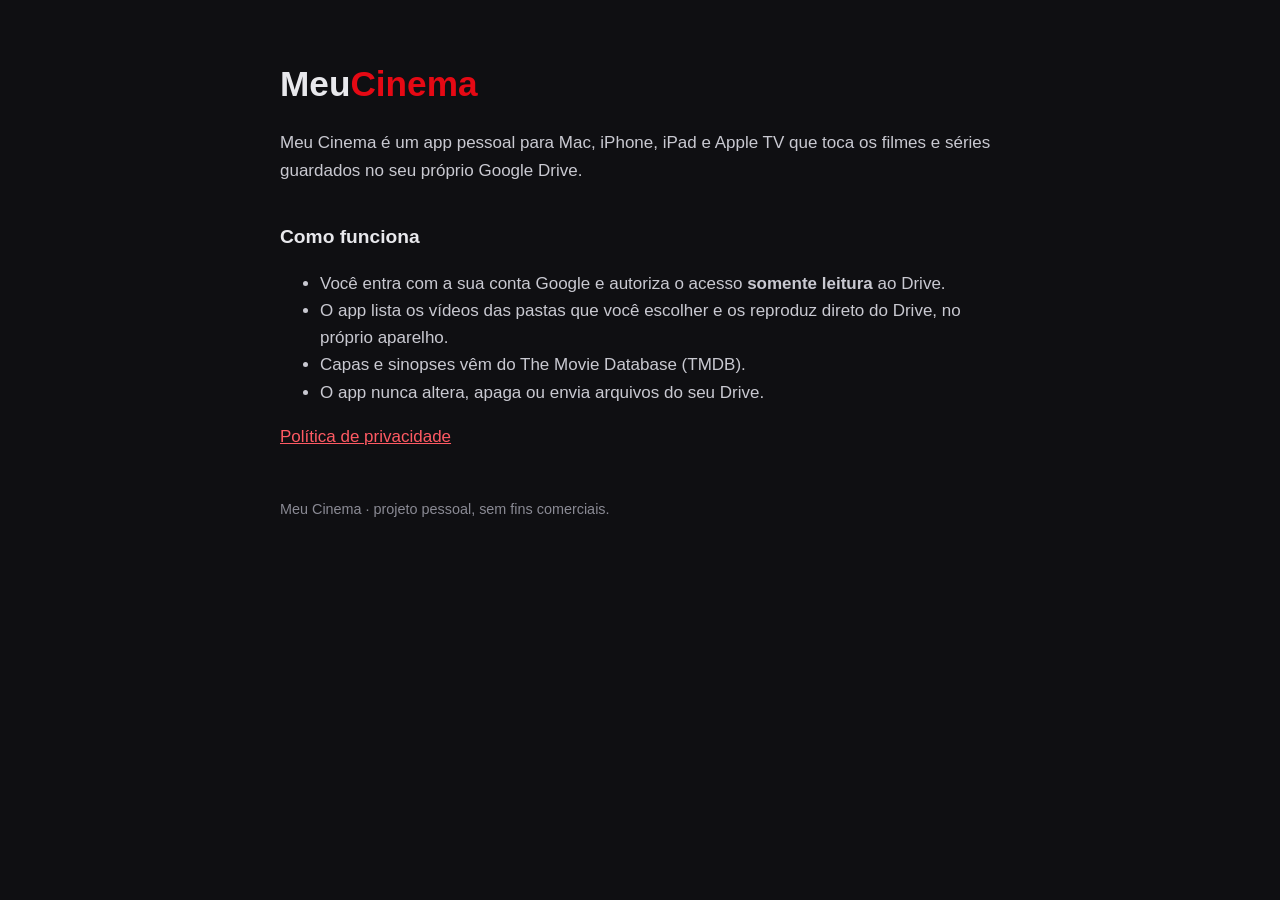
<file: index.html>
<!doctype html>
<html lang="pt-BR">
<head>
<meta charset="utf-8">
<meta name="viewport" content="width=device-width, initial-scale=1">
<title>Meu Cinema</title>
<link rel="stylesheet" href="style.css">
</head>
<body>
<main>
  <h1>Meu<span>Cinema</span></h1>
  <p>Meu Cinema é um app pessoal para Mac, iPhone, iPad e Apple TV que toca os filmes e séries guardados no seu próprio Google Drive.</p>
  <h2>Como funciona</h2>
  <ul>
    <li>Você entra com a sua conta Google e autoriza o acesso <strong>somente leitura</strong> ao Drive.</li>
    <li>O app lista os vídeos das pastas que você escolher e os reproduz direto do Drive, no próprio aparelho.</li>
    <li>Capas e sinopses vêm do The Movie Database (TMDB).</li>
    <li>O app nunca altera, apaga ou envia arquivos do seu Drive.</li>
  </ul>
  <p><a href="privacidade.html">Política de privacidade</a></p>
  <footer>Meu Cinema · projeto pessoal, sem fins comerciais.</footer>
</main>
</body>
</html>
</file>
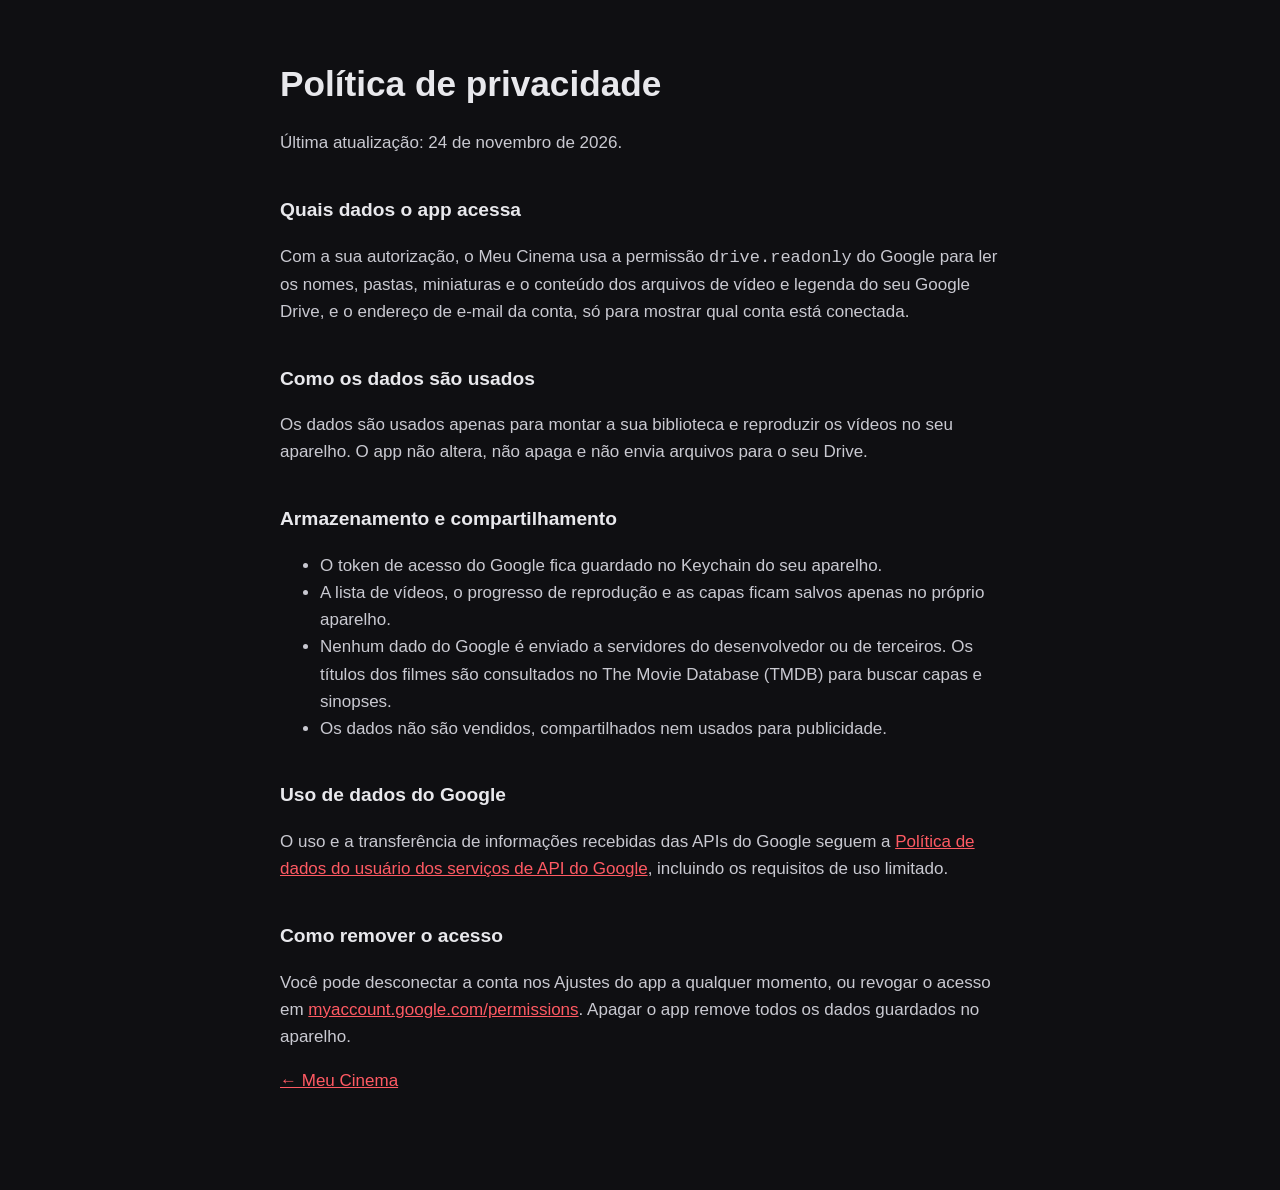
<file: privacidade.html>
<!doctype html>
<html lang="pt-BR">
<head>
<meta charset="utf-8">
<meta name="viewport" content="width=device-width, initial-scale=1">
<title>Política de privacidade – Meu Cinema</title>
<link rel="stylesheet" href="style.css">
</head>
<body>
<main>
  <h1>Política de privacidade</h1>
  <p>Última atualização: 24 de novembro de 2026.</p>

  <h2>Quais dados o app acessa</h2>
  <p>Com a sua autorização, o Meu Cinema usa a permissão <code>drive.readonly</code> do Google para ler os nomes, pastas, miniaturas e o conteúdo dos arquivos de vídeo e legenda do seu Google Drive, e o endereço de e-mail da conta, só para mostrar qual conta está conectada.</p>

  <h2>Como os dados são usados</h2>
  <p>Os dados são usados apenas para montar a sua biblioteca e reproduzir os vídeos no seu aparelho. O app não altera, não apaga e não envia arquivos para o seu Drive.</p>

  <h2>Armazenamento e compartilhamento</h2>
  <ul>
    <li>O token de acesso do Google fica guardado no Keychain do seu aparelho.</li>
    <li>A lista de vídeos, o progresso de reprodução e as capas ficam salvos apenas no próprio aparelho.</li>
    <li>Nenhum dado do Google é enviado a servidores do desenvolvedor ou de terceiros. Os títulos dos filmes são consultados no The Movie Database (TMDB) para buscar capas e sinopses.</li>
    <li>Os dados não são vendidos, compartilhados nem usados para publicidade.</li>
  </ul>

  <h2>Uso de dados do Google</h2>
  <p>O uso e a transferência de informações recebidas das APIs do Google seguem a <a href="https://developers.google.com/terms/api-services-user-data-policy">Política de dados do usuário dos serviços de API do Google</a>, incluindo os requisitos de uso limitado.</p>

  <h2>Como remover o acesso</h2>
  <p>Você pode desconectar a conta nos Ajustes do app a qualquer momento, ou revogar o acesso em <a href="https://myaccount.google.com/permissions">myaccount.google.com/permissions</a>. Apagar o app remove todos os dados guardados no aparelho.</p>

  <p><a href="index.html">← Meu Cinema</a></p>
</main>
</body>
</html>
</file>
<file: style.css>
:root { color-scheme: dark; }
body { margin: 0; font: 17px/1.6 -apple-system, BlinkMacSystemFont, "Segoe UI", Roboto, sans-serif; background: #0f0f12; color: #e8e8ec; }
main { max-width: 720px; margin: 0 auto; padding: 56px 24px 80px; }
h1 { font-size: 2.2rem; margin: 0 0 8px; }
h1 span { color: #e50914; }
h2 { font-size: 1.2rem; margin-top: 2em; }
p, li { color: #c9c9d1; }
a { color: #ff5a63; }
footer { margin-top: 48px; font-size: 0.9rem; color: #8a8a94; }
</file>
